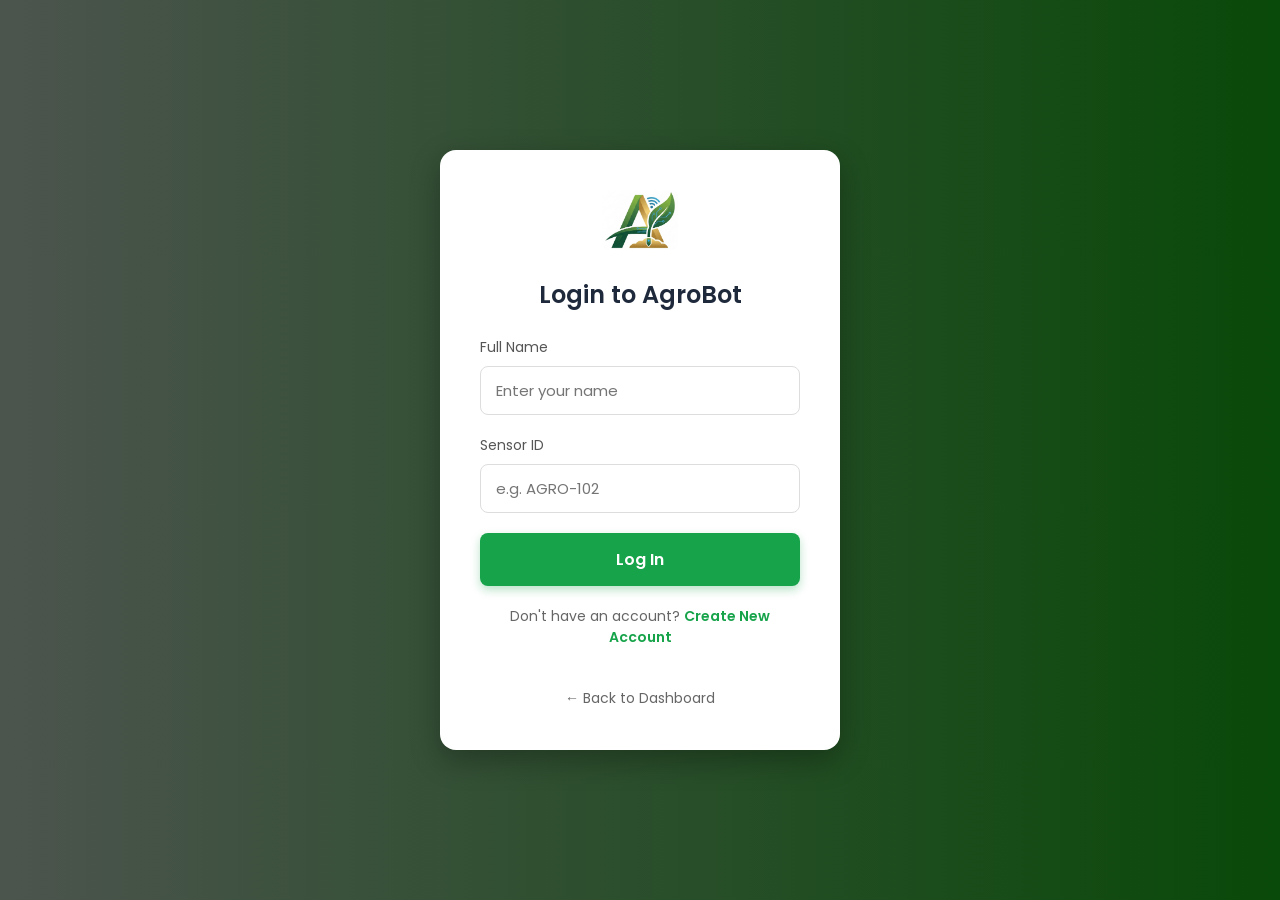
<file: login.html>
<!DOCTYPE html>
<html lang="en">
<head>
    <meta charset="UTF-8">
    <meta name="viewport" content="width=device-width, initial-scale=1.0">
    <title>AgroBot - Welcome</title>
    <link href="https://fonts.googleapis.com/css2?family=Poppins:wght@300;400;600&display=swap" rel="stylesheet">
    <link rel="stylesheet" href="login.css">
</head>
<body>

    <div class="login-container">
        <img src="Agrobot logo.jpeg" alt="AgroBot Logo" class="login-logo">
        
        <div id="login-section">
            <h2>Login to AgroBot</h2>
            <form id="loginForm">
                <div class="input-group">
                    <label for="username">Full Name</label>
                    <input type="text" id="username" placeholder="Enter your name" required>
                </div>
                <div class="input-group">
                    <label for="sensorId">Sensor ID</label>
                    <input type="text" id="sensorId" placeholder="e.g. AGRO-102" required>
                </div>
                <button type="submit" class="login-btn">Log In</button>
            </form>
            <p class="toggle-text">Don't have an account? <a href="#" onclick="toggleForm('signup')">Create New Account</a></p>
        </div>

        <div id="signup-section" style="display: none;">
            <h2>Create AgroBot Account</h2>
            <form id="signupForm">
                <div class="input-group">
                    <label for="signup-username">Full Name</label>
                    <input type="text" id="signup-username" placeholder="Enter your full name" required>
                </div>
                <div class="input-group">
                    <label for="signup-email">Email Address</label>
                    <input type="email" id="signup-email" placeholder="Enter your email" required>
                </div>
                <div class="input-group">
                    <label for="new-sensorId">Assign Sensor ID</label>
                    <input type="text" id="new-sensorId" placeholder="e.g. AGRO-102" required>
                </div>
                <button type="submit" class="login-btn">Sign Up</button>
            </form>
            <p class="toggle-text">Already have an account? <a href="#" onclick="toggleForm('login')">Login Here</a></p>
        </div>
        
        <br>
        <a href="index.html" class="back-home">← Back to Dashboard</a>
    </div>

    <script src="login.js"></script>
</body>
</html>
</file>
<file: login.css>
:root {
    --primary-green: #16a34a; 
    --primary-dark: #1e293b; 
    --bg-light: linear-gradient(to right, #4c544e, #094909); 
}

* {
    margin: 0;
    padding: 0;
    box-sizing: border-box;
    font-family: 'Poppins', sans-serif;
}

body {
    background: var(--bg-light);
    min-height: 100vh;
    display: flex;
    justify-content: center;
    align-items: center;
    padding: 20px;
}

.login-container {
    background: white;
    padding: 40px;
    border-radius: 16px;
    box-shadow: 0 10px 30px rgba(0,0,0,0.3);
    width: 100%;
    max-width: 400px;
    text-align: center;
}

.login-logo {
    height: 60px;
    margin-bottom: 20px;
    border-radius: 8px;
    object-fit: contain;
}

.login-container h2 {
    margin-bottom: 25px;
    color: var(--primary-dark);
    font-weight: 600;
}

.input-group {
    margin-bottom: 20px;
    text-align: left;
}

.input-group label {
    display: block;
    margin-bottom: 8px;
    color: #555;
    font-size: 14px;
}

.input-group input {
    width: 100%;
    padding: 12px 15px;
    border: 1px solid #ddd;
    border-radius: 8px;
    font-size: 15px;
    outline: none;
    transition: all 0.3s ease;
}

.input-group input:focus {
    border-color: var(--primary-green);
    box-shadow: 0 0 8px rgba(22, 163, 74, 0.2);
}

.login-btn {
    width: 100%;
    padding: 14px;
    background: var(--primary-green);
    color: white;
    border: none;
    border-radius: 8px;
    font-size: 16px;
    font-weight: 600;
    cursor: pointer;
    transition: all 0.3s ease;
    box-shadow: 0 4px 10px rgba(22, 163, 74, 0.3);
}

.login-btn:hover {
    background: #15803d;
    transform: scale(1.02);
}

.toggle-text {
    margin-top: 20px;
    font-size: 14px;
    color: #666;
}

.toggle-text a {
    color: var(--primary-green);
    text-decoration: none;
    font-weight: 600;
}

.toggle-text a:hover {
    text-decoration: underline;
}

.back-home {
    margin-top: 15px;
    display: inline-block;
    color: #666;
    text-decoration: none;
    font-size: 14px;
}

.back-home:hover {
    color: var(--primary-green);
}
</file>
